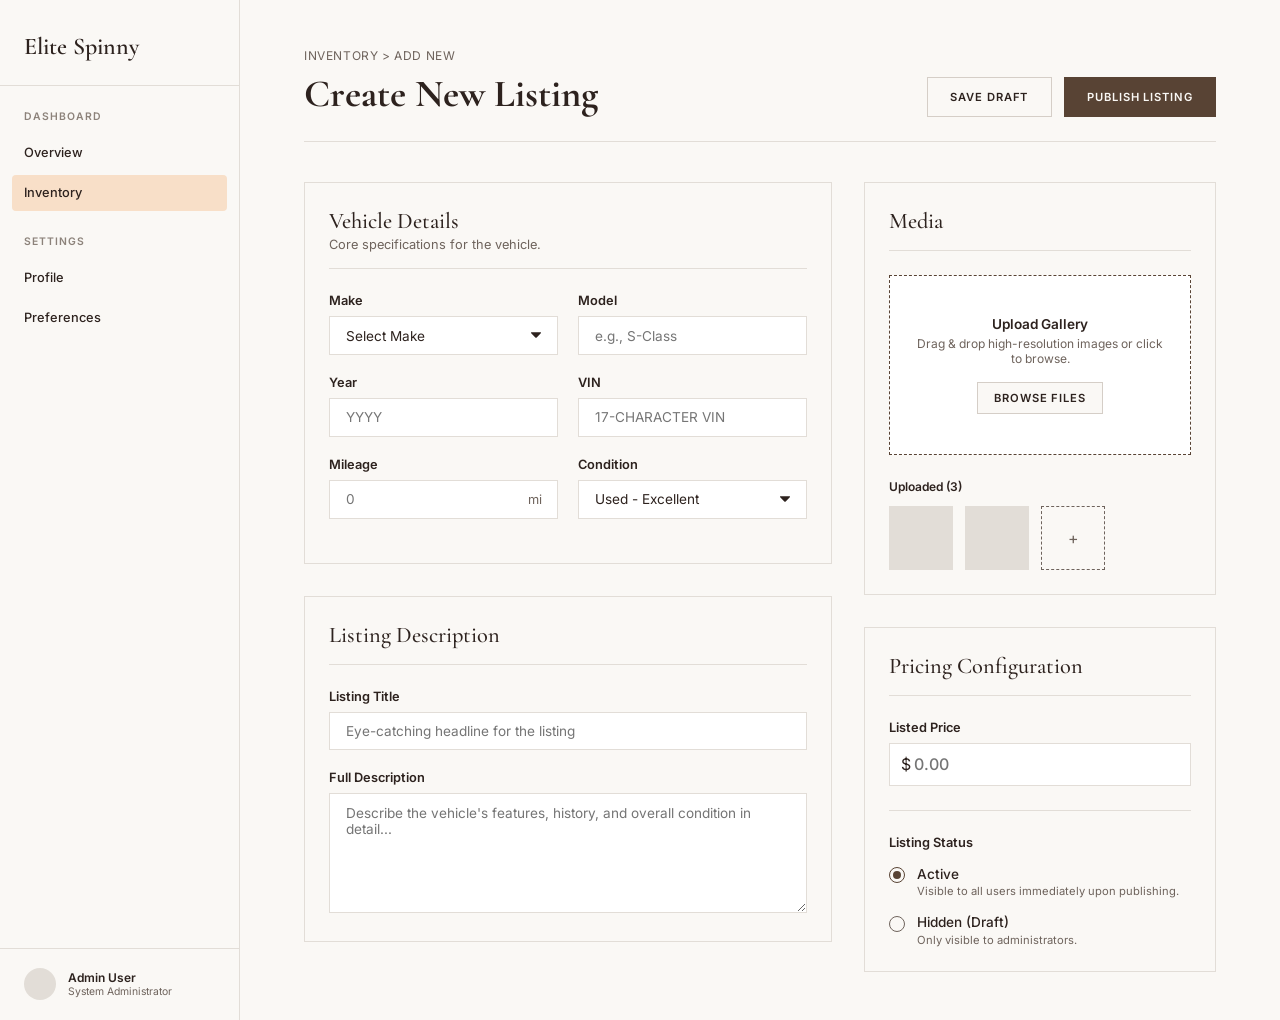
<file: create-listing.html>
<!DOCTYPE html>
<html lang="en">
<head>
  <meta charset="UTF-8">
  <meta name="viewport" content="width=device-width, initial-scale=1.0">
  <title>Create New Listing - Elite Spinny</title>
  <link rel="stylesheet" href="admin.css">
  <style>
    /* Create Listing Specific Styles */
    .breadcrumb { font-size: 0.75rem; color: var(--text-muted); margin-bottom: 0.5rem; display: block; text-transform: uppercase; letter-spacing: 0.05em; }
    
    .listing-grid { display: grid; grid-template-columns: 1.5fr 1fr; gap: 2rem; }

    select.form-control {
      appearance: none;
      background-image: url("data:image/svg+xml;charset=US-ASCII,%3Csvg%20xmlns%3D%22http%3A%2F%2Fwww.w3.org%2F2000%2Fsvg%22%20width%3D%22292.4%22%20height%3D%22292.4%22%3E%3Cpath%20fill%3D%22%232D221E%22%20d%3D%22M287%2069.4a17.6%2017.6%200%200%200-13-5.4H18.4c-5%200-9.3%201.8-12.9%205.4A17.6%2017.6%200%200%200%200%2082.2c0%205%201.8%209.3%205.4%2012.9l128%20127.9c3.6%203.6%207.8%205.4%2012.8%205.4s9.2-1.8%2012.8-5.4L287%2095c3.5-3.5%205.4-7.8%205.4-12.8%200-5-1.9-9.2-5.5-12.8z%22%2F%3E%3C%2Fsvg%3E");
      background-repeat: no-repeat;
      background-position: right 1rem top 50%;
      background-size: 0.65rem auto;
    }
    
    .input-group { position: relative; display: flex; align-items: center; }
    .input-group .form-control { padding-right: 2.5rem; }
    .input-group .suffix { position: absolute; right: 1rem; color: var(--text-muted); font-size: 0.8rem; }
    
    .input-prefix { position: relative; display: flex; align-items: center; }
    .input-prefix .form-control { padding-left: 1.5rem; font-size: 1rem; font-weight: 500;}
    .input-prefix .prefix { position: absolute; left: 0.75rem; color: var(--text-main); font-size: 1rem;}

    textarea.form-control { resize: vertical; min-height: 120px; }

    .upload-zone {
      border: 1px dashed var(--brand-brown);
      padding: 2.5rem 1.5rem;
      text-align: center;
      background-color: #FFF;
      margin-bottom: 1.5rem;
    }
    .upload-title { font-weight: 600; font-size: 0.85rem; margin-bottom: 0.25rem; }
    .upload-desc { font-size: 0.75rem; color: var(--text-muted); margin-bottom: 1rem; }

    .thumbnails-header { font-size: 0.75rem; font-weight: 600; margin-bottom: 0.75rem; }
    .thumbnails-grid { display: flex; gap: 0.75rem; }
    .thumb-item { width: 64px; height: 64px; object-fit: cover; background: var(--border-color); }
    .thumb-add { width: 64px; height: 64px; border: 1px dashed var(--text-muted); display: flex; align-items: center; justify-content: center; color: var(--text-muted); cursor: pointer; }

    .radio-group { display: flex; flex-direction: column; gap: 1rem; }
    .radio-option { display: flex; align-items: flex-start; gap: 0.75rem; cursor: pointer; }
    .radio-option input[type="radio"] {
      appearance: none; width: 16px; height: 16px; border: 1px solid var(--text-muted); border-radius: 50%; outline: none; position: relative; margin-top: 0.1rem;
    }
    .radio-option input[type="radio"]:checked { border-color: var(--brand-brown); }
    .radio-option input[type="radio"]:checked::after {
      content: ''; position: absolute; width: 8px; height: 8px; background: var(--brand-brown); border-radius: 50%; top: 50%; left: 50%; transform: translate(-50%, -50%);
    }
    .radio-text h4 { font-size: 0.85rem; margin-bottom: 0.15rem; font-weight: 500;}
    .radio-text p { font-size: 0.7rem; color: var(--text-muted); }
  </style>
</head>
<body>
  <div class="admin-layout">
    <aside class="sidebar">
      <div class="brand-header">Elite Spinny</div>
      <nav class="sidebar-nav">
        <span class="nav-group-label">DASHBOARD</span>
        <a href="dashboard.html" class="nav-item">Overview</a>
        <a href="inventory.html" class="nav-item active">Inventory</a>
        <span class="nav-group-label" style="margin-top: 1.5rem;">SETTINGS</span>
        <a href="profile.html" class="nav-item">Profile</a>
        <a href="#" class="nav-item">Preferences</a>
      </nav>
      <div class="user-profile">
        <div class="user-avatar"></div>
        <div class="user-info">
          <span class="user-name">Admin User</span>
          <span class="user-role">System Administrator</span>
        </div>
      </div>
    </aside>

    <main class="main-content">
      <header class="page-header">
        <div>
          <span class="breadcrumb">Inventory > Add New</span>
          <h1 style="font-family: var(--font-heading); font-size: 2.4rem;">Create New Listing</h1>
        </div>
        <div style="display: flex; gap: 0.75rem;">
          <button type="button" class="btn btn-secondary">SAVE DRAFT</button>
          <button type="button" class="btn btn-primary">PUBLISH LISTING</button>
        </div>
      </header>

      <form class="listing-grid">
        <div style="display: flex; flex-direction: column; gap: 2rem;">
          
          <div class="card">
            <div class="card-header">
              <h3>Vehicle Details</h3>
              <p style="font-size: 0.8rem; color: var(--text-muted); margin-top: 0.2rem;">Core specifications for the vehicle.</p>
            </div>
            
            <div class="form-row">
              <div class="form-group">
                <label class="form-label">Make</label>
                <select class="form-control"><option>Select Make</option></select>
              </div>
              <div class="form-group">
                <label class="form-label">Model</label>
                <input type="text" class="form-control" placeholder="e.g., S-Class">
              </div>
            </div>

            <div class="form-row">
              <div class="form-group">
                <label class="form-label">Year</label>
                <input type="number" class="form-control" placeholder="YYYY">
              </div>
              <div class="form-group">
                <label class="form-label">VIN</label>
                <input type="text" class="form-control" placeholder="17-CHARACTER VIN">
              </div>
            </div>

            <div class="form-row">
              <div class="form-group">
                <label class="form-label">Mileage</label>
                <div class="input-group">
                  <input type="number" class="form-control" placeholder="0">
                  <span class="suffix">mi</span>
                </div>
              </div>
              <div class="form-group">
                <label class="form-label">Condition</label>
                <select class="form-control">
                  <option>Used - Excellent</option>
                  <option>Used - Good</option>
                  <option>New</option>
                </select>
              </div>
            </div>
          </div>

          <div class="card">
            <div class="card-header"><h3>Listing Description</h3></div>
            <div class="form-group">
              <label class="form-label">Listing Title</label>
              <input type="text" class="form-control" placeholder="Eye-catching headline for the listing">
            </div>
            <div class="form-group" style="margin-bottom: 0;">
              <label class="form-label">Full Description</label>
              <textarea class="form-control" placeholder="Describe the vehicle's features, history, and overall condition in detail..."></textarea>
            </div>
          </div>
          
        </div>

        <div style="display: flex; flex-direction: column; gap: 2rem;">
          
          <div class="card">
            <div class="card-header"><h3>Media</h3></div>
            <div class="upload-zone">
              <div class="upload-title">Upload Gallery</div>
              <p class="upload-desc">Drag & drop high-resolution images or click to browse.</p>
              <button type="button" class="btn btn-secondary" style="padding: 0.5rem 1rem;">BROWSE FILES</button>
            </div>
            
            <div class="thumbnails-header">Uploaded (3)</div>
            <div class="thumbnails-grid">
              <div class="thumb-item"></div>
              <div class="thumb-item"></div>
              <div class="thumb-add">+</div>
            </div>
          </div>

          <div class="card">
            <div class="card-header"><h3>Pricing Configuration</h3></div>
            
            <div class="form-group" style="margin-bottom: 1.5rem; padding-bottom: 1.5rem; border-bottom: 1px solid var(--border-color);">
              <label class="form-label">Listed Price</label>
              <div class="input-prefix">
                <span class="prefix">$</span>
                <input type="text" class="form-control" placeholder="0.00">
              </div>
            </div>

            <div class="form-group" style="margin-bottom: 0;">
              <label class="form-label" style="margin-bottom: 1rem;">Listing Status</label>
              <div class="radio-group">
                <label class="radio-option">
                  <input type="radio" name="listing_status" checked>
                  <div class="radio-text">
                    <h4>Active</h4>
                    <p>Visible to all users immediately upon publishing.</p>
                  </div>
                </label>
                <label class="radio-option">
                  <input type="radio" name="listing_status">
                  <div class="radio-text">
                    <h4>Hidden (Draft)</h4>
                    <p>Only visible to administrators.</p>
                  </div>
                </label>
              </div>
            </div>
          </div>
        </div>
      </form>
    </main>
  </div>
</body>
</html>
</file>
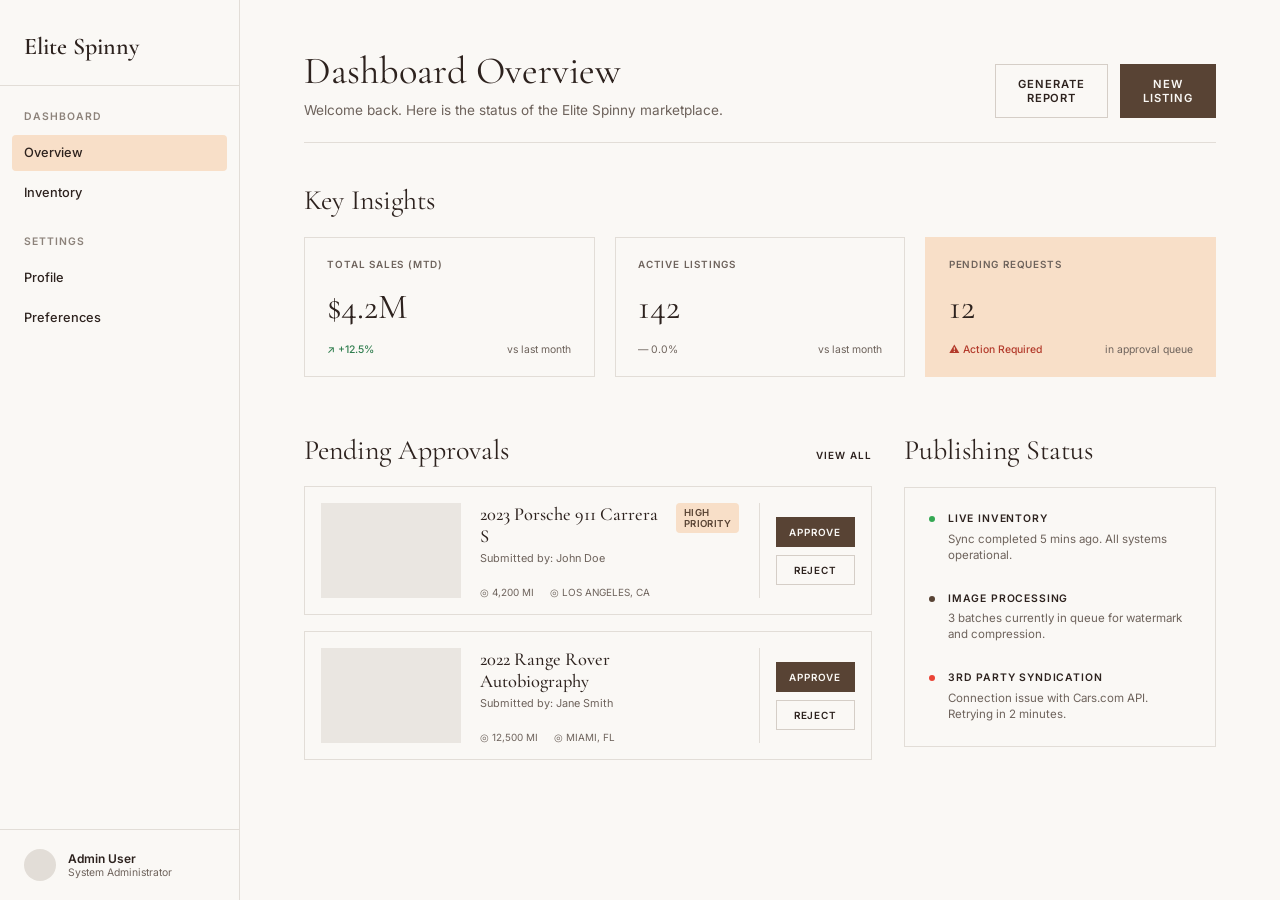
<file: dashboard.html>
<!DOCTYPE html>
<html lang="en">
<head>
  <meta charset="UTF-8">
  <meta name="viewport" content="width=device-width, initial-scale=1.0">
  <title>Elite Spinny - Dashboard Overview</title>
  <link rel="stylesheet" href="admin.css">
  <style>
    /* Dashboard Specific Styles */
    .metrics-grid {
      display: grid;
      grid-template-columns: repeat(3, 1fr);
      gap: 1.25rem;
      margin-bottom: 3.5rem;
    }

    .metric-card {
      background: var(--bg-surface);
      border: 1px solid var(--border-color);
      padding: 1.25rem 1.4rem;
      display: flex;
      flex-direction: column;
      justify-content: space-between;
      min-height: 140px;
    }

    .metric-card.highlight {
      background-color: var(--accent-peach);
      border-color: transparent;
    }

    .metric-header {
      display: flex;
      justify-content: space-between;
      font-size: 0.62rem;
      font-weight: 600;
      letter-spacing: 0.08em;
      color: var(--text-muted);
    }

    .metric-value {
      font-family: var(--font-heading);
      font-size: 2.2rem;
      margin: 0.35rem 0;
    }

    .metric-footer {
      display: flex;
      justify-content: space-between;
      font-size: 0.65rem;
      color: var(--text-muted);
    }

    .trend-up { color: #2F7D4E; font-weight: 500; }
    .trend-alert { color: #B33A2B; font-weight: 500; }

    .dashboard-panels {
      display: grid;
      grid-template-columns: 2fr 1.1fr;
      gap: 2rem;
    }

    .panel-header {
      display: flex;
      justify-content: space-between;
      align-items: baseline;
      margin-bottom: 1.2rem;
    }

    .view-all {
      font-size: 0.62rem;
      font-weight: 600;
      letter-spacing: 0.1em;
      text-decoration: none;
      color: var(--text-main);
    }

    .approval-list { display: flex; flex-direction: column; gap: 1rem; }
    
    .approval-card {
      display: flex;
      border: 1px solid var(--border-color);
      padding: 1rem;
      gap: 1.2rem;
    }

    .approval-img { width: 140px; height: 95px; object-fit: cover; background: #EAE6E1; }
    
    .approval-content { flex: 1; display: flex; flex-direction: column; justify-content: space-between; }
    
    .approval-title-row { display: flex; justify-content: space-between; align-items: flex-start; }
    .approval-title-row h4 { font-family: var(--font-heading); font-size: 1.15rem; font-weight: 500; line-height: 1.2; max-width: 180px;}
    
    .approval-meta { font-size: 0.62rem; color: var(--text-muted); display: flex; gap: 1rem; }
    .approval-submitter { font-size: 0.68rem; color: var(--text-muted); margin-top: 0.25rem; }

    .approval-actions {
      border-left: 1px solid var(--border-color);
      padding-left: 1rem;
      display: flex;
      flex-direction: column;
      justify-content: center;
      gap: 0.5rem;
      min-width: 90px;
    }
    
    .approval-actions .btn { padding: 0.5rem 0.8rem; font-size: 0.62rem; }

    .status-panel {
      border: 1px solid var(--border-color);
      padding: 1.5rem;
      display: flex;
      flex-direction: column;
      gap: 1.8rem;
    }

    .status-item { position: relative; padding-left: 1.2rem; }
    .status-dot { position: absolute; left: 0; top: 0.25rem; width: 6px; height: 6px; border-radius: 50%; }
    .dot-green { background: #34A853; }
    .dot-gray { background: var(--brand-brown); }
    .dot-red { background: #EA4335; }

    .status-label { font-size: 0.65rem; font-weight: 600; letter-spacing: 0.08em; margin-bottom: 0.35rem; }
    .status-desc { font-size: 0.72rem; color: var(--text-muted); line-height: 1.4; }
  </style>
</head>
<body>
  <div class="admin-layout">
    <aside class="sidebar">
      <div class="brand-header">Elite Spinny</div>
      <nav class="sidebar-nav">
        <span class="nav-group-label">DASHBOARD</span>
        <a href="#" class="nav-item active">Overview</a>
        <a href="inventory.html" class="nav-item">Inventory</a>
        <span class="nav-group-label" style="margin-top: 1.5rem;">SETTINGS</span>
        <a href="profile.html" class="nav-item">Profile</a>
        <a href="#" class="nav-item">Preferences</a>
      </nav>
      <div class="user-profile">
        <div class="user-avatar"></div>
        <div class="user-info">
          <span class="user-name">Admin User</span>
          <span class="user-role">System Administrator</span>
        </div>
      </div>
    </aside>

    <main class="main-content">
      <header class="page-header">
        <div class="page-title">
          <h1>Dashboard Overview</h1>
          <p>Welcome back. Here is the status of the Elite Spinny marketplace.</p>
        </div>
        <div style="display: flex; gap: 0.75rem;">
          <button class="btn btn-secondary">GENERATE<br>REPORT</button>
          <button class="btn btn-primary" onclick="window.location.href='create-listing.html'">NEW<br>LISTING</button>
        </div>
      </header>

      <h2 class="section-title">Key Insights</h2>
      <section class="metrics-grid">
        <div class="metric-card">
          <div class="metric-header"><span>TOTAL SALES (MTD)</span></div>
          <div class="metric-value">$4.2M</div>
          <div class="metric-footer"><span class="trend-up">↗ +12.5%</span><span>vs last month</span></div>
        </div>
        <div class="metric-card">
          <div class="metric-header"><span>ACTIVE LISTINGS</span></div>
          <div class="metric-value">142</div>
          <div class="metric-footer"><span>— 0.0%</span><span>vs last month</span></div>
        </div>
        <div class="metric-card highlight">
          <div class="metric-header"><span>PENDING REQUESTS</span></div>
          <div class="metric-value">12</div>
          <div class="metric-footer"><span class="trend-alert">⚠ Action Required</span><span>in approval queue</span></div>
        </div>
      </section>

      <section class="dashboard-panels">
        <div>
          <div class="panel-header">
            <h2 class="section-title" style="margin:0;">Pending Approvals</h2>
            <a href="#" class="view-all">VIEW ALL</a>
          </div>
          <div class="approval-list">
            <div class="approval-card">
              <div class="approval-img"></div>
              <div class="approval-content">
                <div>
                  <div class="approval-title-row">
                    <h4>2023 Porsche 911 Carrera S</h4>
                    <span class="badge">HIGH<br>PRIORITY</span>
                  </div>
                  <p class="approval-submitter">Submitted by: John Doe</p>
                </div>
                <div class="approval-meta">
                  <span>◎ 4,200 MI</span>
                  <span>◎ LOS ANGELES, CA</span>
                </div>
              </div>
              <div class="approval-actions">
                <button class="btn btn-primary">APPROVE</button>
                <button class="btn btn-secondary">REJECT</button>
              </div>
            </div>
            
            <div class="approval-card">
              <div class="approval-img"></div>
              <div class="approval-content">
                <div>
                  <div class="approval-title-row">
                    <h4>2022 Range Rover Autobiography</h4>
                  </div>
                  <p class="approval-submitter">Submitted by: Jane Smith</p>
                </div>
                <div class="approval-meta">
                  <span>◎ 12,500 MI</span>
                  <span>◎ MIAMI, FL</span>
                </div>
              </div>
              <div class="approval-actions">
                <button class="btn btn-primary">APPROVE</button>
                <button class="btn btn-secondary">REJECT</button>
              </div>
            </div>
          </div>
        </div>

        <div>
          <h2 class="section-title">Publishing Status</h2>
          <div class="status-panel">
            <div class="status-item">
              <div class="status-dot dot-green"></div>
              <div class="status-label">LIVE INVENTORY</div>
              <div class="status-desc">Sync completed 5 mins ago. All systems operational.</div>
            </div>
            <div class="status-item">
              <div class="status-dot dot-gray"></div>
              <div class="status-label">IMAGE PROCESSING</div>
              <div class="status-desc">3 batches currently in queue for watermark and compression.</div>
            </div>
            <div class="status-item">
              <div class="status-dot dot-red"></div>
              <div class="status-label">3RD PARTY SYNDICATION</div>
              <div class="status-desc">Connection issue with Cars.com API. Retrying in 2 minutes.</div>
            </div>
          </div>
        </div>
      </section>
    </main>
  </div>
</body>
</html>
</file>
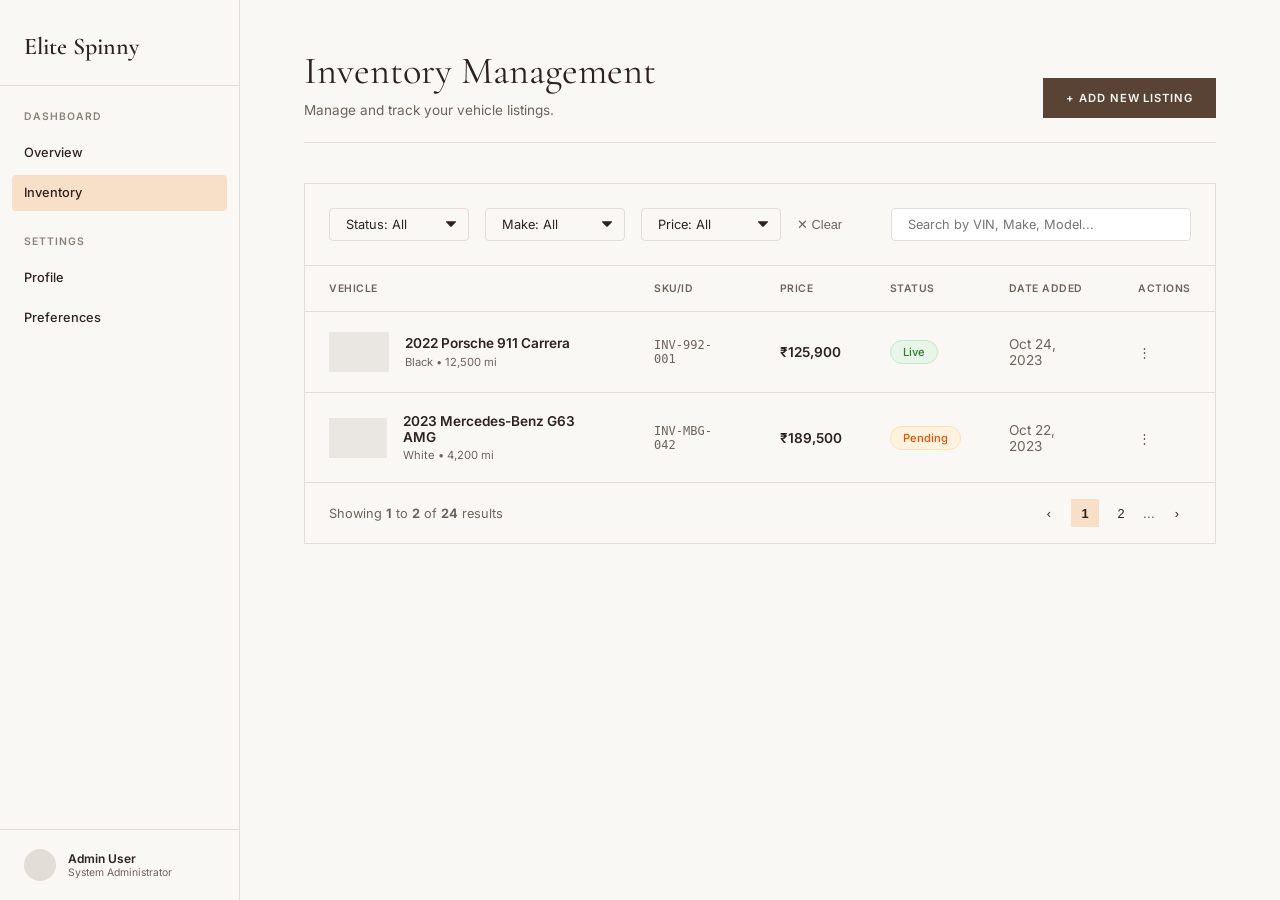
<file: inventory.html>
<!DOCTYPE html>
<html lang="en">
<head>
  <meta charset="UTF-8">
  <meta name="viewport" content="width=device-width, initial-scale=1.0">
  <title>Elite Spinny - Inventory Management</title>
  <link rel="stylesheet" href="admin.css">
  <style>
    /* Inventory Specific Styles */
    .inventory-container {
      border: 1px solid var(--border-color);
      background: var(--bg-main);
    }

    .filters-bar {
      display: flex;
      gap: 1rem;
      padding: 1.5rem;
      border-bottom: 1px solid var(--border-color);
      align-items: center;
    }

    .filter-select, .filter-search {
      padding: 0.5rem 1rem;
      border: 1px solid var(--border-color);
      border-radius: 4px;
      font-family: var(--font-body);
      font-size: 0.8rem;
      background-color: transparent;
      color: var(--text-main);
    }

    .filter-select {
      padding-right: 2rem;
      appearance: none;
      background-image: url("data:image/svg+xml;charset=US-ASCII,%3Csvg%20xmlns%3D%22http%3A%2F%2Fwww.w3.org%2F2000%2Fsvg%22%20width%3D%22292.4%22%20height%3D%22292.4%22%3E%3Cpath%20fill%3D%22%232D221E%22%20d%3D%22M287%2069.4a17.6%2017.6%200%200%200-13-5.4H18.4c-5%200-9.3%201.8-12.9%205.4A17.6%2017.6%200%200%200%200%2082.2c0%205%201.8%209.3%205.4%2012.9l128%20127.9c3.6%203.6%207.8%205.4%2012.8%205.4s9.2-1.8%2012.8-5.4L287%2095c3.5-3.5%205.4-7.8%205.4-12.8%200-5-1.9-9.2-5.5-12.8z%22%2F%3E%3C%2Fsvg%3E");
      background-repeat: no-repeat;
      background-position: right 0.7rem top 50%;
      background-size: 0.65rem auto;
      min-width: 140px;
    }
    
    .filter-search { flex-grow: 1; max-width: 300px; background: #FFF; }
    
    .clear-btn { background: none; border: none; color: var(--text-muted); font-size: 0.8rem; cursor: pointer; }

    .inventory-table { width: 100%; border-collapse: collapse; }

    .inventory-table th {
      text-align: left;
      padding: 1rem 1.5rem;
      font-size: 0.65rem;
      font-weight: 600;
      color: var(--text-muted);
      letter-spacing: 0.05em;
      border-bottom: 1px solid var(--border-color);
      text-transform: uppercase;
    }

    .inventory-table td {
      padding: 1.25rem 1.5rem;
      border-bottom: 1px solid var(--border-color);
      vertical-align: middle;
      font-size: 0.85rem;
    }

    .vehicle-cell { display: flex; align-items: center; gap: 1rem; }
    .vehicle-thumb { width: 60px; height: 40px; background-color: #EAE6E1; object-fit: cover; }
    .vehicle-title { font-weight: 600; margin-bottom: 0.2rem; }
    .vehicle-meta { font-size: 0.7rem; color: var(--text-muted); }

    .status-badge {
      display: inline-block;
      padding: 0.25rem 0.75rem;
      border-radius: 12px;
      font-size: 0.7rem;
      font-weight: 500;
      border: 1px solid var(--border-color);
    }

    .status-live { background: #E8F5E9; color: #2E7D32; border-color: #C8E6C9;}
    .status-pending { background: #FFF3E0; color: #E65100; border-color: #FFE0B2; }
    .status-draft { background: var(--bg-main); color: var(--text-muted); }

    .pagination-bar {
      display: flex;
      justify-content: space-between;
      align-items: center;
      padding: 1rem 1.5rem;
      font-size: 0.8rem;
      color: var(--text-muted);
    }

    .page-controls { display: flex; gap: 0.5rem; align-items: center; }
    .page-btn {
      width: 28px;
      height: 28px;
      display: flex;
      align-items: center;
      justify-content: center;
      border: none;
      background: transparent;
      cursor: pointer;
      color: var(--text-main);
      font-size: 0.8rem;
    }
    .page-btn.active { background: var(--accent-peach); font-weight: 600; }
  </style>
</head>
<body>
  <div class="admin-layout">
    <aside class="sidebar">
      <div class="brand-header">Elite Spinny</div>
      <nav class="sidebar-nav">
        <span class="nav-group-label">DASHBOARD</span>
        <a href="dashboard.html" class="nav-item">Overview</a>
        <a href="#" class="nav-item active">Inventory</a>
        <span class="nav-group-label" style="margin-top: 1.5rem;">SETTINGS</span>
        <a href="profile.html" class="nav-item">Profile</a>
        <a href="#" class="nav-item">Preferences</a>
      </nav>
      <div class="user-profile">
        <div class="user-avatar"></div>
        <div class="user-info">
          <span class="user-name">Admin User</span>
          <span class="user-role">System Administrator</span>
        </div>
      </div>
    </aside>

    <main class="main-content">
      <header class="page-header">
        <div class="page-title">
          <h1 style="font-family: var(--font-heading); font-size: 2.4rem;">Inventory Management</h1>
          <p>Manage and track your vehicle listings.</p>
        </div>
        <button class="btn btn-primary" onclick="window.location.href='create-listing.html'">+ ADD NEW LISTING</button>
      </header>

      <div class="inventory-container">
        <div class="filters-bar">
          <select class="filter-select"><option>Status: All</option></select>
          <select class="filter-select"><option>Make: All</option></select>
          <select class="filter-select"><option>Price: All</option></select>
          <button class="clear-btn">✕ Clear</button>
          <div style="flex-grow: 1; display: flex; justify-content: flex-end;">
            <input type="text" class="filter-search" placeholder="Search by VIN, Make, Model...">
          </div>
        </div>

        <table class="inventory-table">
          <thead>
            <tr>
              <th>Vehicle</th>
              <th>SKU/ID</th>
              <th>Price</th>
              <th>Status</th>
              <th>Date Added</th>
              <th>Actions</th>
            </tr>
          </thead>
          <tbody>
            <tr>
              <td>
                <div class="vehicle-cell">
                  <div class="vehicle-thumb"></div>
                  <div>
                    <div class="vehicle-title">2022 Porsche 911 Carrera</div>
                    <div class="vehicle-meta">Black • 12,500 mi</div>
                  </div>
                </div>
              </td>
              <td style="color: var(--text-muted); font-family: monospace; font-size: 0.75rem;">INV-992-001</td>
              <td style="font-weight: 600;">₹125,900</td>
              <td><span class="status-badge status-live">Live</span></td>
              <td style="color: var(--text-muted)">Oct 24, 2023</td>
              <td><button class="clear-btn">⋮</button></td>
            </tr>
            <tr>
              <td>
                <div class="vehicle-cell">
                  <div class="vehicle-thumb"></div>
                  <div>
                    <div class="vehicle-title">2023 Mercedes-Benz G63 AMG</div>
                    <div class="vehicle-meta">White • 4,200 mi</div>
                  </div>
                </div>
              </td>
              <td style="color: var(--text-muted); font-family: monospace; font-size: 0.75rem;">INV-MBG-042</td>
              <td style="font-weight: 600;">₹189,500</td>
              <td><span class="status-badge status-pending">Pending</span></td>
              <td style="color: var(--text-muted)">Oct 22, 2023</td>
              <td><button class="clear-btn">⋮</button></td>
            </tr>
          </tbody>
        </table>

        <div class="pagination-bar">
          <div>Showing <strong>1</strong> to <strong>2</strong> of <strong>24</strong> results</div>
          <div class="page-controls">
            <button class="page-btn">‹</button>
            <button class="page-btn active">1</button>
            <button class="page-btn">2</button>
            <span>...</span>
            <button class="page-btn">›</button>
          </div>
        </div>
      </div>
    </main>
  </div>
</body>
</html>
</file>
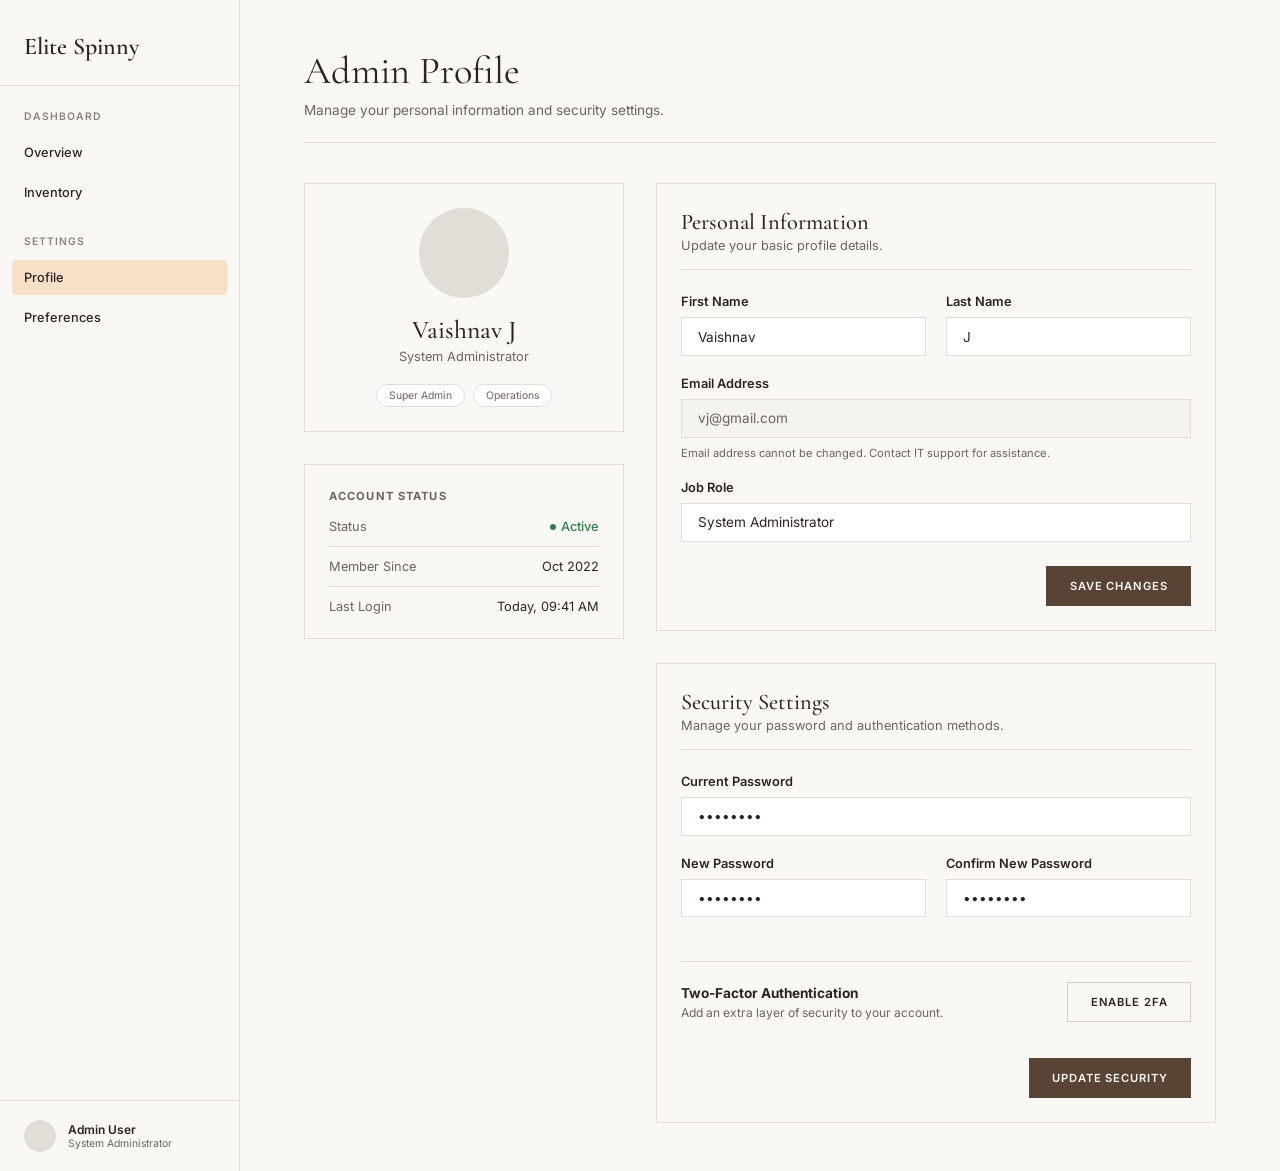
<file: profile.html>
<!DOCTYPE html>
<html lang="en">
<head>
  <meta charset="UTF-8">
  <meta name="viewport" content="width=device-width, initial-scale=1.0">
  <title>Admin Profile - Elite Spinny</title>
  <link rel="stylesheet" href="admin.css">
  <style>
    /* Profile Specific Styles */
    .profile-grid { display: grid; grid-template-columns: 320px 1fr; gap: 2rem; align-items: start; }
    
    .user-card { text-align: center; }
    .user-avatar-lg {
      width: 90px;
      height: 90px;
      border-radius: 50%;
      object-fit: cover;
      margin: 0 auto 1rem;
      background: var(--border-color);
    }
    
    .user-card h2 { font-family: var(--font-heading); font-size: 1.6rem; margin-bottom: 0.25rem; font-weight: 500; }
    .user-card p { color: var(--text-muted); font-size: 0.8rem; margin-bottom: 1.25rem; }
    
    .badges { display: flex; justify-content: center; gap: 0.5rem; }
    .badge-outline {
      border: 1px solid var(--border-color);
      color: var(--text-muted);
      font-size: 0.65rem;
      padding: 0.25rem 0.75rem;
      border-radius: 12px;
      background: #FFF;
    }

    .status-list { list-style: none; margin-top: 1rem; }
    .status-item {
      display: flex;
      justify-content: space-between;
      padding-bottom: 0.75rem;
      margin-bottom: 0.75rem;
      border-bottom: 1px solid var(--border-color);
      font-size: 0.8rem;
    }
    .status-item:last-child { border-bottom: none; margin-bottom: 0; padding-bottom: 0; }
    
    .status-label { color: var(--text-muted); }
    .status-active { color: #2F7D4E; font-weight: 500; display: flex; align-items: center; gap: 0.3rem; }
    .status-dot { width: 6px; height: 6px; background-color: #2F7D4E; border-radius: 50%; }

    .card-footer { display: flex; justify-content: flex-end; margin-top: 1.5rem; }
    
    .tfa-section {
      display: flex;
      justify-content: space-between;
      align-items: center;
      padding: 1.25rem 0;
      border-top: 1px solid var(--border-color);
      margin-top: 1.5rem;
    }
    .tfa-text h4 { font-family: var(--font-body); font-size: 0.85rem; margin-bottom: 0.25rem; }
    .tfa-text p { font-size: 0.75rem; color: var(--text-muted); }
  </style>
</head>
<body>
  <div class="admin-layout">
    <aside class="sidebar">
      <div class="brand-header">Elite Spinny</div>
      <nav class="sidebar-nav">
        <span class="nav-group-label">DASHBOARD</span>
        <a href="dashboard.html" class="nav-item">Overview</a>
        <a href="inventory.html" class="nav-item">Inventory</a>
        <span class="nav-group-label" style="margin-top: 1.5rem;">SETTINGS</span>
        <a href="#" class="nav-item active">Profile</a>
        <a href="#" class="nav-item">Preferences</a>
      </nav>
      <div class="user-profile">
        <div class="user-avatar"></div>
        <div class="user-info">
          <span class="user-name">Admin User</span>
          <span class="user-role">System Administrator</span>
        </div>
      </div>
    </aside>

    <main class="main-content">
      <header class="page-header">
        <div class="page-title">
          <h1>Admin Profile</h1>
          <p>Manage your personal information and security settings.</p>
        </div>
      </header>

      <div class="profile-grid">
        <div style="display: flex; flex-direction: column; gap: 2rem;">
          <div class="card user-card">
            <div class="user-avatar-lg"></div>
            <h2>Vaishnav J</h2>
            <p>System Administrator</p>
            <div class="badges">
              <span class="badge-outline">Super Admin</span>
              <span class="badge-outline">Operations</span>
            </div>
          </div>

          <div class="card">
            <h3 style="font-size: 0.7rem; letter-spacing: 0.1em; color: var(--text-muted); text-transform: uppercase;">Account Status</h3>
            <ul class="status-list">
              <li class="status-item">
                <span class="status-label">Status</span>
                <span class="status-active"><div class="status-dot"></div> Active</span>
              </li>
              <li class="status-item">
                <span class="status-label">Member Since</span>
                <span>Oct 2022</span>
              </li>
              <li class="status-item">
                <span class="status-label">Last Login</span>
                <span>Today, 09:41 AM</span>
              </li>
            </ul>
          </div>
        </div>

        <div style="display: flex; flex-direction: column; gap: 2rem;">
          <div class="card">
            <div class="card-header">
              <h3>Personal Information</h3>
              <p style="font-size: 0.8rem; color: var(--text-muted); margin-top: 0.2rem;">Update your basic profile details.</p>
            </div>
            <form>
              <div class="form-row">
                <div class="form-group">
                  <label class="form-label">First Name</label>
                  <input type="text" class="form-control" value="Vaishnav">
                </div>
                <div class="form-group">
                  <label class="form-label">Last Name</label>
                  <input type="text" class="form-control" value="J">
                </div>
              </div>
              <div class="form-group">
                <label class="form-label">Email Address</label>
                <input type="email" class="form-control" value="vj@gmail.com" readonly>
                <p style="font-size: 0.7rem; color: var(--text-muted); margin-top: 0.5rem;">Email address cannot be changed. Contact IT support for assistance.</p>
              </div>
              <div class="form-group">
                <label class="form-label">Job Role</label>
                <input type="text" class="form-control" value="System Administrator">
              </div>
              <div class="card-footer">
                <button type="button" class="btn btn-primary">SAVE CHANGES</button>
              </div>
            </form>
          </div>

          <div class="card">
            <div class="card-header">
              <h3>Security Settings</h3>
              <p style="font-size: 0.8rem; color: var(--text-muted); margin-top: 0.2rem;">Manage your password and authentication methods.</p>
            </div>
            <form>
              <div class="form-group">
                <label class="form-label">Current Password</label>
                <input type="password" class="form-control" value="........">
              </div>
              <div class="form-row">
                <div class="form-group">
                  <label class="form-label">New Password</label>
                  <input type="password" class="form-control" value="........">
                </div>
                <div class="form-group">
                  <label class="form-label">Confirm New Password</label>
                  <input type="password" class="form-control" value="........">
                </div>
              </div>
              
              <div class="tfa-section">
                <div class="tfa-text">
                  <h4>Two-Factor Authentication</h4>
                  <p>Add an extra layer of security to your account.</p>
                </div>
                <button type="button" class="btn btn-secondary">ENABLE 2FA</button>
              </div>

              <div class="card-footer" style="margin-top: 1rem;">
                <button type="button" class="btn btn-primary">UPDATE SECURITY</button>
              </div>
            </form>
          </div>
        </div>
      </div>
    </main>
  </div>
</body>
</html>
</file>
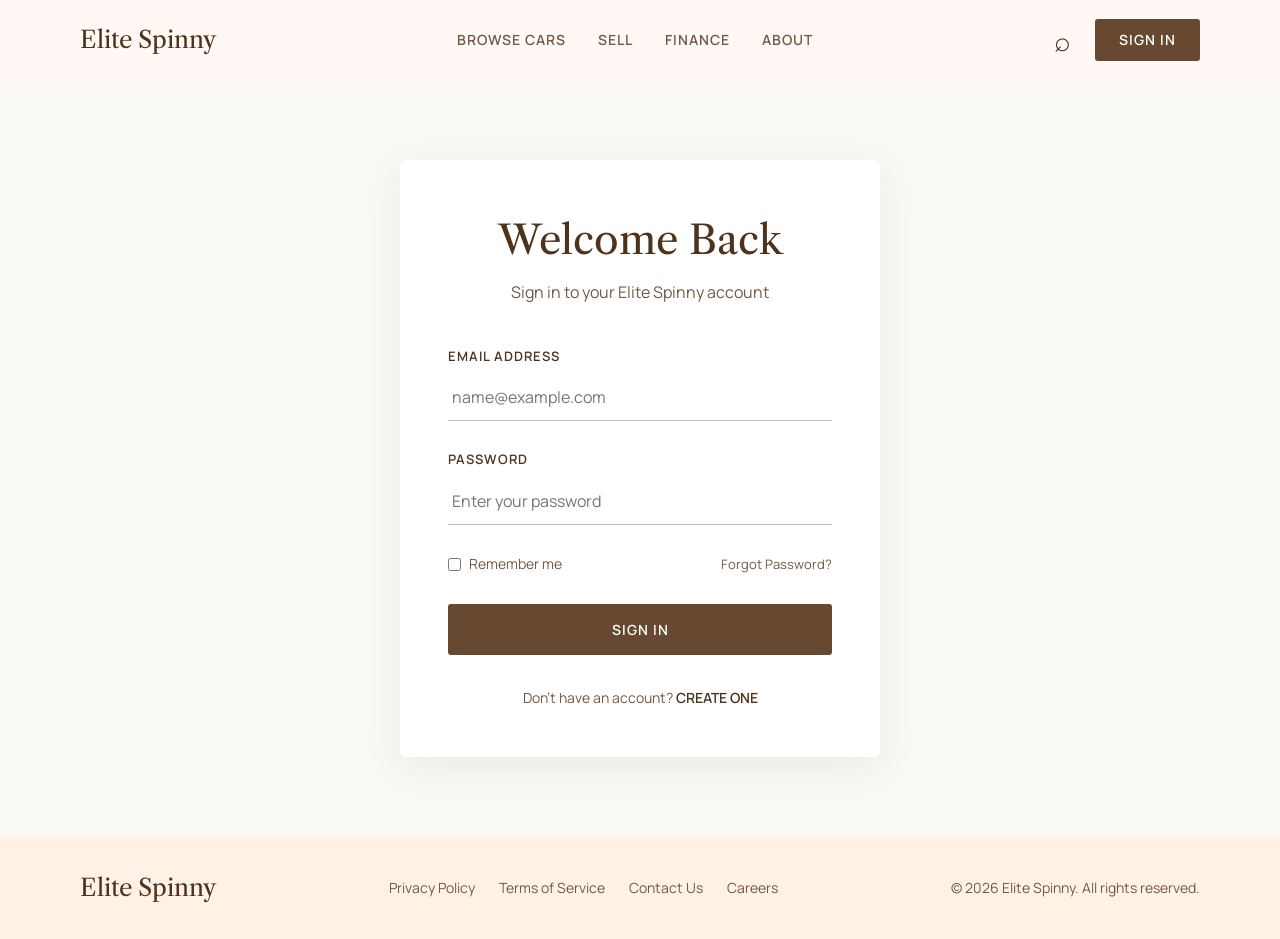
<file: sign-in.html>
<!DOCTYPE html>
<html lang="en">
<head>
<meta charset="UTF-8">
<meta name="viewport" content="width=device-width, initial-scale=1.0">
<title>Sign In - Elite Spinny</title>
<link href="https://fonts.googleapis.com/css2?family=Libre+Caslon+Text:wght@400;700&family=Manrope:wght@400;500;600&display=swap" rel="stylesheet">
<link rel="stylesheet" href="style.css">
</head>
<body>
<header class="header">
<nav class="navbar">
<a href="home.html" class="logo">Elite Spinny</a>
<div class="nav-links"><a href="browse cars.html">Browse Cars</a><a href="sell.html">Sell</a><a href="Finance.html">Finance</a><a href="About.html">About</a></div>
<div class="nav-actions"><span class="search-icon">⌕</span><a href="sign-in.html" class="signin-button">Sign In</a></div>
</nav>
</header>

<main class="signin-page">
<div class="signin-container">
<h1>Welcome Back</h1>
<p>Sign in to your Elite Spinny account</p>
<form>
<div class="form-group"><label for="email">Email Address</label><input type="email" id="email" placeholder="name@example.com" required></div>
<div class="form-group"><label for="password">Password</label><input type="password" id="password" placeholder="Enter your password" required></div>
<div class="form-options"><label class="remember"><input type="checkbox"> Remember me</label><a href="#">Forgot Password?</a></div>
<button type="submit" class="signin-submit">Sign In</button>
</form>
<div class="create-account"><p>Don't have an account? <a href="#">Create One</a></p></div>
</div>
</main>

<footer class="footer">
<div class="footer-logo">Elite Spinny</div>
<div class="footer-links"><a href="#">Privacy Policy</a><a href="#">Terms of Service</a><a href="#">Contact Us</a><a href="#">Careers</a></div>
<p>© 2026 Elite Spinny. All rights reserved.</p>
</footer>
</body>
</html>
</file>
<file: admin.css>
@import url('https://fonts.googleapis.com/css2?family=Cormorant+Garamond:wght@400;500;600&family=Inter:wght@400;500;600&display=swap');

:root {
  /* Color Palette */
  --bg-main: #FAF8F5;
  --bg-surface: #FAF8F5;
  --text-main: #2D221E;
  --text-muted: #6E635C;
  --brand-brown: #584334;
  --brand-brown-hover: #453326;
  --accent-peach: #F8DFC8;
  --border-color: #E2DDD7;
  
  /* Typography */
  --font-heading: 'Cormorant Garamond', serif;
  --font-body: 'Inter', sans-serif;
}

* {
  box-sizing: border-box;
  margin: 0;
  padding: 0;
}

body {
  font-family: var(--font-body);
  background-color: var(--bg-main);
  color: var(--text-main);
  display: flex;
  min-height: 100vh;
}

/* --- Layout & Sidebar --- */
.admin-layout {
  display: flex;
  width: 100%;
}

.sidebar {
  width: 240px;
  background-color: var(--bg-main);
  border-right: 1px solid var(--border-color);
  display: flex;
  flex-direction: column;
  flex-shrink: 0;
  min-height: 100vh;
  position: sticky;
  top: 0;
}

.brand-header {
  padding: 2rem 1.5rem 1.5rem;
  font-family: var(--font-heading);
  font-size: 1.5rem;
  font-weight: 600;
  border-bottom: 1px solid var(--border-color);
}
.brand-header span {
  display: block;
  font-family: var(--font-body);
  font-size: 0.65rem;
  color: var(--text-muted);
  text-transform: uppercase;
  letter-spacing: 0.1em;
  margin-top: 0.2rem;
}

.sidebar-nav {
  padding: 1.5rem 0.75rem;
  flex-grow: 1;
}

.nav-group-label {
  font-size: 0.65rem;
  font-weight: 600;
  letter-spacing: 0.1em;
  color: #8C827A;
  margin: 0 0.75rem 0.75rem;
  display: block;
  text-transform: uppercase;
}

.nav-item {
  display: flex;
  align-items: center;
  padding: 0.65rem 0.75rem;
  text-decoration: none;
  color: var(--text-main);
  font-size: 0.8rem;
  font-weight: 500;
  border-radius: 4px;
  margin-bottom: 0.25rem;
  transition: background 0.2s;
  gap: 0.75rem;
}

.nav-item:hover {
  background-color: rgba(0,0,0,0.03);
}

.nav-item.active {
  background-color: var(--accent-peach);
  color: var(--text-main);
}

.user-profile {
  display: flex;
  align-items: center;
  gap: 0.75rem;
  padding: 1.2rem 1.5rem;
  border-top: 1px solid var(--border-color);
}

.user-avatar {
  width: 32px;
  height: 32px;
  border-radius: 50%;
  object-fit: cover;
  background: var(--border-color);
}

.user-info {
  display: flex;
  flex-direction: column;
}

.user-name {
  font-size: 0.75rem;
  font-weight: 600;
}

.user-role {
  font-size: 0.65rem;
  color: var(--text-muted);
}

/* --- Main Content --- */
.main-content {
  flex-grow: 1;
  padding: 3rem 4rem;
  max-width: 1200px;
}

.page-header {
  display: flex;
  justify-content: space-between;
  align-items: flex-end;
  padding-bottom: 1.5rem;
  border-bottom: 1px solid var(--border-color);
  margin-bottom: 2.5rem;
}

.page-title h1 {
  font-family: var(--font-heading);
  font-size: 2.4rem;
  font-weight: 400;
  margin-bottom: 0.5rem;
}

.page-title p {
  font-size: 0.85rem;
  color: var(--text-muted);
}

.section-title {
  font-family: var(--font-heading);
  font-size: 1.75rem;
  font-weight: 400;
  margin-bottom: 1.25rem;
}

/* --- Cards & Forms --- */
.card {
  background: var(--bg-surface);
  border: 1px solid var(--border-color);
  padding: 1.5rem;
}

.card-header {
  margin-bottom: 1.5rem;
  border-bottom: 1px solid var(--border-color);
  padding-bottom: 1rem;
}

.card-header h3 {
  font-family: var(--font-heading);
  font-size: 1.4rem;
  font-weight: 500;
}

.form-group { margin-bottom: 1.25rem; }
.form-row { display: grid; grid-template-columns: 1fr 1fr; gap: 1.25rem; }
.form-label {
  display: block;
  font-size: 0.8rem;
  font-weight: 600;
  margin-bottom: 0.5rem;
  color: var(--text-main);
}

.form-control {
  width: 100%;
  padding: 0.65rem 1rem;
  border: 1px solid var(--border-color);
  background-color: #FFF;
  font-family: var(--font-body);
  font-size: 0.85rem;
  color: var(--text-main);
  transition: border-color 0.2s;
}

.form-control:focus { outline: none; border-color: var(--brand-brown); }
.form-control:disabled, .form-control[readonly] { background-color: rgba(0,0,0,0.02); color: var(--text-muted); }

/* --- Buttons --- */
.btn {
  font-family: var(--font-body);
  font-size: 0.7rem;
  font-weight: 600;
  letter-spacing: 0.08em;
  padding: 0.75rem 1.4rem;
  cursor: pointer;
  text-align: center;
  text-transform: uppercase;
  transition: all 0.2s;
  border: 1px solid transparent;
  display: inline-flex;
  align-items: center;
  justify-content: center;
}

.btn-primary {
  background: var(--brand-brown);
  border-color: var(--brand-brown);
  color: var(--bg-main);
}

.btn-primary:hover {
  background: var(--brand-brown-hover);
}

.btn-secondary {
  background: var(--bg-main);
  border-color: #D5CEC7;
  color: var(--text-main);
}

.btn-secondary:hover {
  background: rgba(0,0,0,0.03);
}

/* Utilities */
.badge {
  background-color: var(--accent-peach);
  color: var(--brand-brown);
  font-size: 0.6rem;
  font-weight: 600;
  letter-spacing: 0.05em;
  padding: 0.25rem 0.5rem;
  border-radius: 4px;
}
</file>
<file: style.css>
*{margin:0;padding:0;box-sizing:border-box}
html{scroll-behavior:smooth}
body{background:#faf9f6;color:#221a12;font-family:"Manrope",sans-serif;line-height:1.6}
a{text-decoration:none;color:inherit}button,input{font-family:inherit}
:root{--background:#faf9f6;--cream:#fff8f4;--light-brown:#f5e6d8;--primary:#4d331b;--primary-light:#664930;--secondary:#725a45;--border:#ccbeb1}
.header{width:100%;background:var(--cream);position:sticky;top:0;z-index:100}
.navbar{height:80px;max-width:1440px;margin:auto;padding:0 5rem;display:flex;align-items:center;justify-content:space-between}
.logo{font-family:"Libre Caslon Text",serif;font-size:24px;color:var(--primary)}
.nav-links{display:flex;gap:32px}.nav-links a{font-size:14px;font-weight:600;letter-spacing:1px;text-transform:uppercase;color:var(--secondary);transition:.3s}.nav-links a:hover{color:var(--primary)}
.nav-actions{display:flex;align-items:center;gap:24px}.search-icon{font-size:28px;color:var(--primary);cursor:pointer}
.signin-link{color:var(--primary);font-size:14px;font-weight:600;text-transform:uppercase;letter-spacing:1px}
.signin-button{background:var(--primary-light);color:white;padding:10px 24px;font-size:14px;font-weight:600;text-transform:uppercase;letter-spacing:1px;border-radius:3px;transition:.3s}.signin-button:hover,.signin-submit:hover,.primary-button:hover{background:var(--primary)}
.hero{max-width:1440px;margin:auto;padding:120px 5rem 80px;text-align:center}
.hero h1{font-family:"Libre Caslon Text",serif;font-size:64px;font-weight:400;color:var(--primary);margin-bottom:24px}
.hero>p{max-width:650px;margin:auto;color:var(--secondary);font-size:18px}
.search-box{max-width:650px;margin:40px auto 0;display:flex;align-items:center;border-bottom:1px solid var(--border)}
.search-box input{width:100%;padding:16px;border:none;outline:none;background:transparent;font-size:16px}.search-box button{border:none;background:transparent;color:var(--primary);font-size:28px;cursor:pointer}
.hero-image{width:100%;height:600px;margin-top:120px;overflow:hidden;border-radius:6px;background:var(--light-brown)}
.hero-image img{width:100%;height:100%;object-fit:cover;transition:.7s}.hero-image:hover img{transform:scale(1.02)}
.collection{max-width:1440px;margin:auto;padding:80px 5rem 120px}
.section-heading{display:flex;align-items:flex-end;justify-content:space-between;padding-bottom:20px;border-bottom:1px solid var(--border)}
.section-heading h2{font-family:"Libre Caslon Text",serif;font-size:48px;font-weight:400;color:var(--primary)}
.section-heading a{color:var(--secondary);font-size:14px;font-weight:600;text-transform:uppercase;letter-spacing:1px}
.car-grid{display:grid;grid-template-columns:repeat(3,1fr);gap:24px;margin-top:32px}
.car-card{padding:16px;cursor:pointer;transition:.3s}.car-card:hover{transform:translateY(-4px);box-shadow:0 10px 40px rgba(61,43,29,.08)}
.car-image{width:100%;height:300px;position:relative;overflow:hidden;border-radius:4px;background:var(--light-brown)}
.car-image img{width:100%;height:100%;object-fit:cover;transition:.7s}.car-card:hover .car-image img{transform:scale(1.05)}
.certified{position:absolute;top:16px;left:16px;z-index:2;padding:6px 12px;background:#634a32;color:white;border-radius:20px;font-size:12px;font-weight:600;text-transform:uppercase;letter-spacing:.5px}
.car-details{padding-top:16px}.year{color:var(--secondary);font-size:12px;text-transform:uppercase;letter-spacing:1px}
.car-details h3{font-family:"Libre Caslon Text",serif;font-size:24px;font-weight:400;color:var(--primary);margin-top:4px;white-space:nowrap;overflow:hidden;text-overflow:ellipsis}
.car-info{border-top:1px solid var(--border);margin-top:16px;padding-top:12px;display:flex;justify-content:space-between}.car-info span{color:var(--secondary);font-size:16px}.car-info strong{color:var(--primary);font-size:14px;letter-spacing:1px}
.showroom{text-align:center;margin-top:48px}.primary-button{display:inline-block;padding:16px 32px;background:var(--primary-light);color:white;font-size:14px;font-weight:600;text-transform:uppercase;letter-spacing:1px;border-radius:3px}
.signin-page{min-height:calc(100vh - 160px);display:flex;justify-content:center;align-items:center;padding:80px 20px}
.signin-container{width:100%;max-width:480px;background:white;padding:48px;border-radius:6px;box-shadow:0 10px 40px rgba(61,43,29,.08)}
.signin-container h1{font-family:"Libre Caslon Text",serif;font-size:40px;font-weight:400;color:var(--primary);text-align:center}
.signin-container>p{text-align:center;color:var(--secondary);margin:8px 0 40px}
form{display:flex;flex-direction:column;gap:28px}.form-group{display:flex;flex-direction:column;gap:8px}.form-group label{color:var(--primary);font-size:13px;font-weight:600;text-transform:uppercase;letter-spacing:1px}
.form-group input{width:100%;padding:12px 4px;border:none;border-bottom:1px solid var(--border);outline:none;font-size:16px;background:transparent}.form-group input:focus{border-bottom-color:var(--primary)}
.form-options{display:flex;justify-content:space-between;align-items:center;font-size:14px}.remember{display:flex;align-items:center;gap:8px;color:var(--secondary)}.form-options a{color:var(--secondary);font-size:13px}
.signin-submit{width:100%;padding:16px;border:none;background:var(--primary-light);color:white;font-size:14px;font-weight:600;text-transform:uppercase;letter-spacing:1px;border-radius:3px;cursor:pointer;transition:.3s}
.create-account{text-align:center;margin-top:32px}.create-account p{color:var(--secondary);font-size:14px}.create-account a{color:var(--primary);font-weight:600;text-transform:uppercase}
.footer{background:#fff1e5;padding:32px 5rem;display:flex;justify-content:space-between;align-items:center;gap:30px}
.footer-logo{font-family:"Libre Caslon Text",serif;font-size:24px;color:var(--primary)}.footer-links{display:flex;gap:24px;flex-wrap:wrap;justify-content:center}.footer-links a,.footer p{color:var(--secondary);font-size:14px}
@media(max-width:900px){.navbar{padding:0 30px}.nav-links{display:none}.hero{padding:80px 30px}.hero h1{font-size:48px}.hero-image{height:450px;margin-top:70px}.collection{padding:60px 30px 80px}.car-grid{grid-template-columns:repeat(2,1fr)}.footer{padding:30px;flex-direction:column;text-align:center}}
@media(max-width:600px){.navbar{height:70px;padding:0 20px}.logo{font-size:20px}.nav-actions{gap:12px}.signin-link{font-size:12px}.hero{padding:60px 20px}.hero h1{font-size:36px}.hero>p{font-size:16px}.hero-image{height:300px;margin-top:60px}.section-heading{align-items:flex-start;flex-direction:column;gap:15px}.section-heading h2{font-size:36px}.car-grid{grid-template-columns:1fr}.signin-container{padding:30px 24px}.signin-container h1{font-size:34px}.footer-links{flex-direction:column;gap:12px}}
</file>
